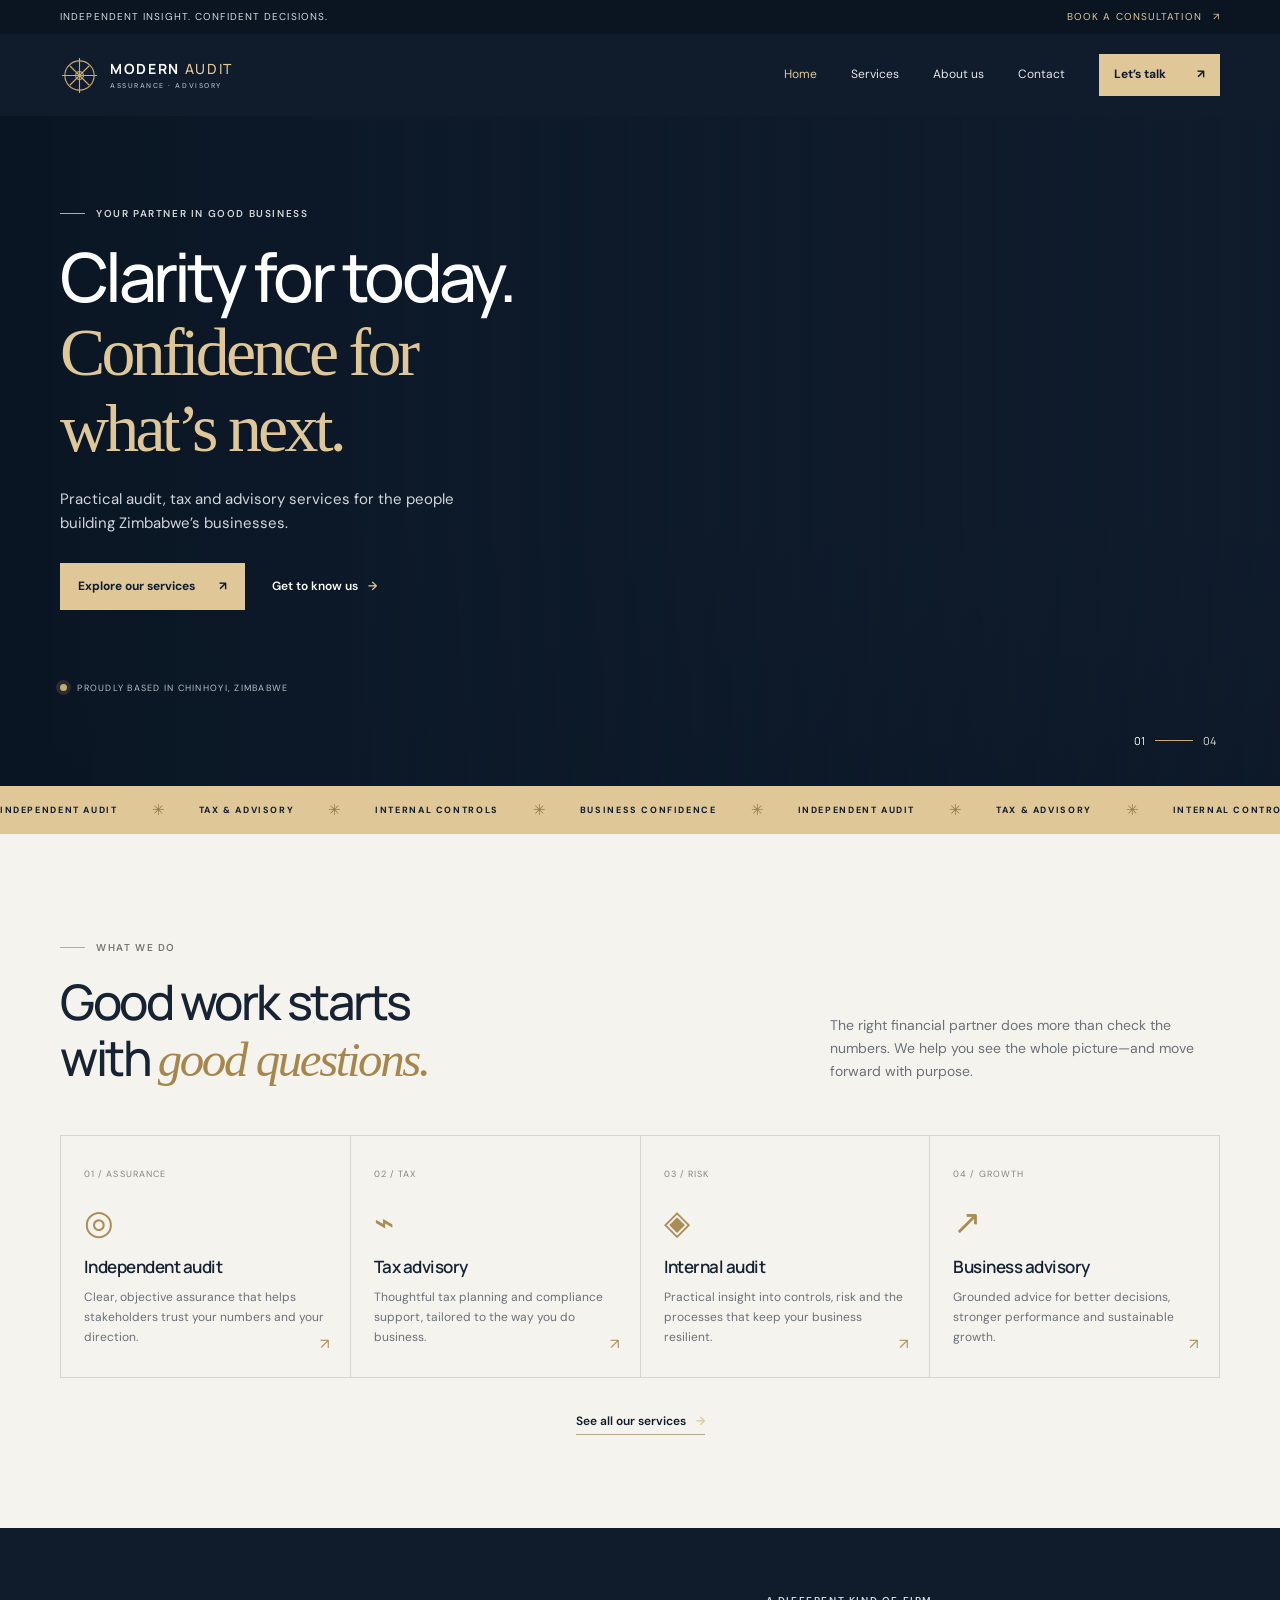
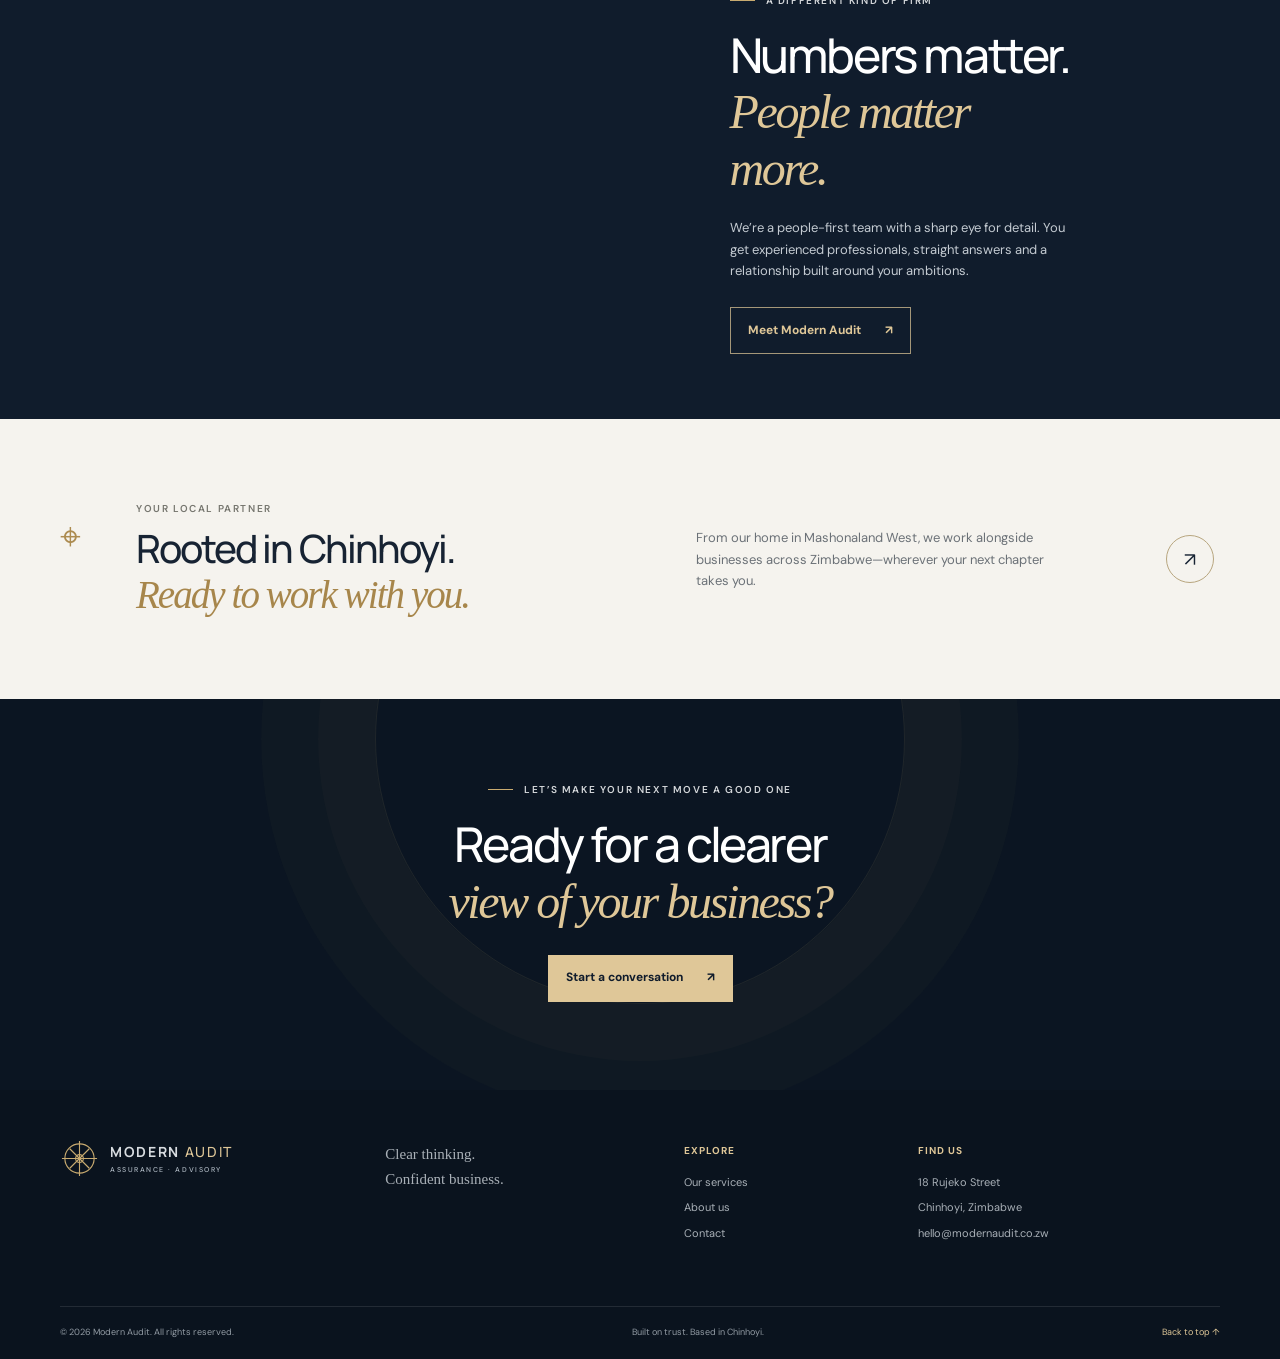
<file: index.html>
<!doctype html>
<html lang="en">
<head>
  <meta charset="utf-8">
  <meta name="viewport" content="width=device-width, initial-scale=1">
  <meta name="theme-color" content="#101c2c">
  <meta name="description" content="Modern Audit provides clear, dependable audit and advisory services to businesses in Chinhoyi and across Zimbabwe.">
  <title>Modern Audit | Clarity you can count on</title>
  <link rel="preconnect" href="https://fonts.googleapis.com">
  <link rel="preconnect" href="https://fonts.gstatic.com" crossorigin>
  <link href="https://fonts.googleapis.com/css2?family=DM+Sans:wght@400;500;600;700&family=Manrope:wght@400;500;600;700;800&display=swap" rel="stylesheet">
  <link rel="stylesheet" href="styles.css">
  <script src="script.js" defer></script>
</head>
<body id="top">
  <div class="topline"><span>Independent insight. Confident decisions.</span><a href="contact.html">Book a consultation <span aria-hidden="true">↗</span></a></div>
  <header class="site-header">
    <a class="brand" href="index.html" aria-label="Modern Audit home"><span class="brand-mark" aria-hidden="true"><svg viewBox="0 0 40 40"><circle cx="20" cy="20" r="15"></circle><path d="M20 2v36M2 20h36M10 10l20 20M30 10 10 30"></path><circle cx="20" cy="20" r="4"></circle></svg></span><span class="brand-name">MODERN <b>AUDIT</b><small>ASSURANCE · ADVISORY</small></span></a>
    <button class="menu-toggle" type="button" aria-expanded="false" aria-controls="primary-nav"><span></span><span></span><span class="visually-hidden">Toggle navigation</span></button>
    <nav class="primary-nav" id="primary-nav" aria-label="Main navigation">
      <a href="index.html">Home</a><a href="services.html">Services</a><a href="about.html">About us</a><a href="contact.html">Contact</a><a class="nav-cta" href="contact.html">Let’s talk <span aria-hidden="true">↗</span></a>
    </nav>
  </header>
  <main>
    <section class="hero">
      <div class="hero-image" role="img" aria-label="Sunlit modern boardroom overlooking a city"></div>
      <div class="hero-shade"></div>
      <div class="hero-content wrap">
        <p class="eyebrow"><span class="eyebrow-line"></span> YOUR PARTNER IN GOOD BUSINESS</p>
        <h1>Clarity for today.<br><span>Confidence for</span><br><span>what’s next.</span></h1>
        <p class="hero-copy">Practical audit, tax and advisory services for the people building Zimbabwe’s businesses.</p>
        <div class="hero-actions"><a class="button button-gold" href="services.html">Explore our services <span aria-hidden="true">↗</span></a><a class="text-link" href="about.html">Get to know us <span aria-hidden="true">→</span></a></div>
        <div class="hero-note"><span class="note-dot"></span> PROUDLY BASED IN CHINHOYI, ZIMBABWE</div>
      </div>
      <div class="hero-index"><span>01</span><i></i><span>04</span></div>
    </section>
    <div class="ticker" aria-label="Our services"><div class="ticker-track"><span>INDEPENDENT AUDIT</span><b>✳</b><span>TAX & ADVISORY</span><b>✳</b><span>INTERNAL CONTROLS</span><b>✳</b><span>BUSINESS CONFIDENCE</span><b>✳</b><span>INDEPENDENT AUDIT</span><b>✳</b><span>TAX & ADVISORY</span><b>✳</b><span>INTERNAL CONTROLS</span><b>✳</b><span>BUSINESS CONFIDENCE</span><b>✳</b></div></div>
    <section class="section services-preview wrap">
      <div class="section-heading"><div><p class="eyebrow eyebrow-dark"><span class="eyebrow-line"></span> WHAT WE DO</p><h2>Good work starts<br>with <em>good questions.</em></h2></div><p class="section-intro">The right financial partner does more than check the numbers. We help you see the whole picture—and move forward with purpose.</p></div>
      <div class="service-grid">
        <a class="service-card" href="services.html#audit"><span class="card-number">01 / ASSURANCE</span><span class="service-icon" aria-hidden="true">◎</span><h3>Independent audit</h3><p>Clear, objective assurance that helps stakeholders trust your numbers and your direction.</p><span class="card-arrow" aria-hidden="true">↗</span></a>
        <a class="service-card" href="services.html#tax"><span class="card-number">02 / TAX</span><span class="service-icon" aria-hidden="true">⌁</span><h3>Tax advisory</h3><p>Thoughtful tax planning and compliance support, tailored to the way you do business.</p><span class="card-arrow" aria-hidden="true">↗</span></a>
        <a class="service-card" href="services.html#internal-audit"><span class="card-number">03 / RISK</span><span class="service-icon" aria-hidden="true">◈</span><h3>Internal audit</h3><p>Practical insight into controls, risk and the processes that keep your business resilient.</p><span class="card-arrow" aria-hidden="true">↗</span></a>
        <a class="service-card" href="services.html#advisory"><span class="card-number">04 / GROWTH</span><span class="service-icon" aria-hidden="true">↗</span><h3>Business advisory</h3><p>Grounded advice for better decisions, stronger performance and sustainable growth.</p><span class="card-arrow" aria-hidden="true">↗</span></a>
      </div>
      <div class="center-link"><a class="text-link text-link-dark" href="services.html">See all our services <span aria-hidden="true">→</span></a></div>
    </section>
    <section class="statement">
      <div class="statement-image" role="img" aria-label="Modern office with warm natural light"></div>
      <div class="statement-copy"><p class="eyebrow"><span class="eyebrow-line"></span> A DIFFERENT KIND OF FIRM</p><h2>Numbers matter.<br><em>People matter more.</em></h2><p>We’re a people-first team with a sharp eye for detail. You get experienced professionals, straight answers and a relationship built around your ambitions.</p><a class="button button-outline" href="about.html">Meet Modern Audit <span aria-hidden="true">↗</span></a></div>
    </section>
    <section class="location-strip wrap"><div class="location-symbol" aria-hidden="true">⌖</div><div><p class="eyebrow eyebrow-dark">YOUR LOCAL PARTNER</p><h2>Rooted in Chinhoyi.<br><em>Ready to work with you.</em></h2></div><p>From our home in Mashonaland West, we work alongside businesses across Zimbabwe—wherever your next chapter takes you.</p><a class="round-link" href="contact.html" aria-label="Contact us">↗</a></section>
    <section class="closing-cta"><p class="eyebrow"><span class="eyebrow-line"></span> LET’S MAKE YOUR NEXT MOVE A GOOD ONE</p><h2>Ready for a clearer<br><em>view of your business?</em></h2><a class="button button-gold" href="contact.html">Start a conversation <span aria-hidden="true">↗</span></a><div class="cta-orbit" aria-hidden="true"></div></section>
  </main>
  <footer class="site-footer"><div class="footer-main wrap"><a class="brand brand-footer" href="index.html"><span class="brand-mark" aria-hidden="true"><svg viewBox="0 0 40 40"><circle cx="20" cy="20" r="15"></circle><path d="M20 2v36M2 20h36M10 10l20 20M30 10 10 30"></path><circle cx="20" cy="20" r="4"></circle></svg></span><span class="brand-name">MODERN <b>AUDIT</b><small>ASSURANCE · ADVISORY</small></span></a><p class="footer-tagline">Clear thinking.<br>Confident business.</p><div class="footer-column"><h3>Explore</h3><a href="services.html">Our services</a><a href="about.html">About us</a><a href="contact.html">Contact</a></div><div class="footer-column"><h3>Find us</h3><span>18 Rujeko Street</span><span>Chinhoyi, Zimbabwe</span><a href="mailto:hello@modernaudit.co.zw">hello@modernaudit.co.zw</a></div></div><div class="footer-bottom wrap"><span>© <span data-year>2026</span> Modern Audit. All rights reserved.</span><span>Built on trust. Based in Chinhoyi.</span><a href="#top" class="back-top">Back to top ↑</a></div></footer>
</body>
</html>
</file>
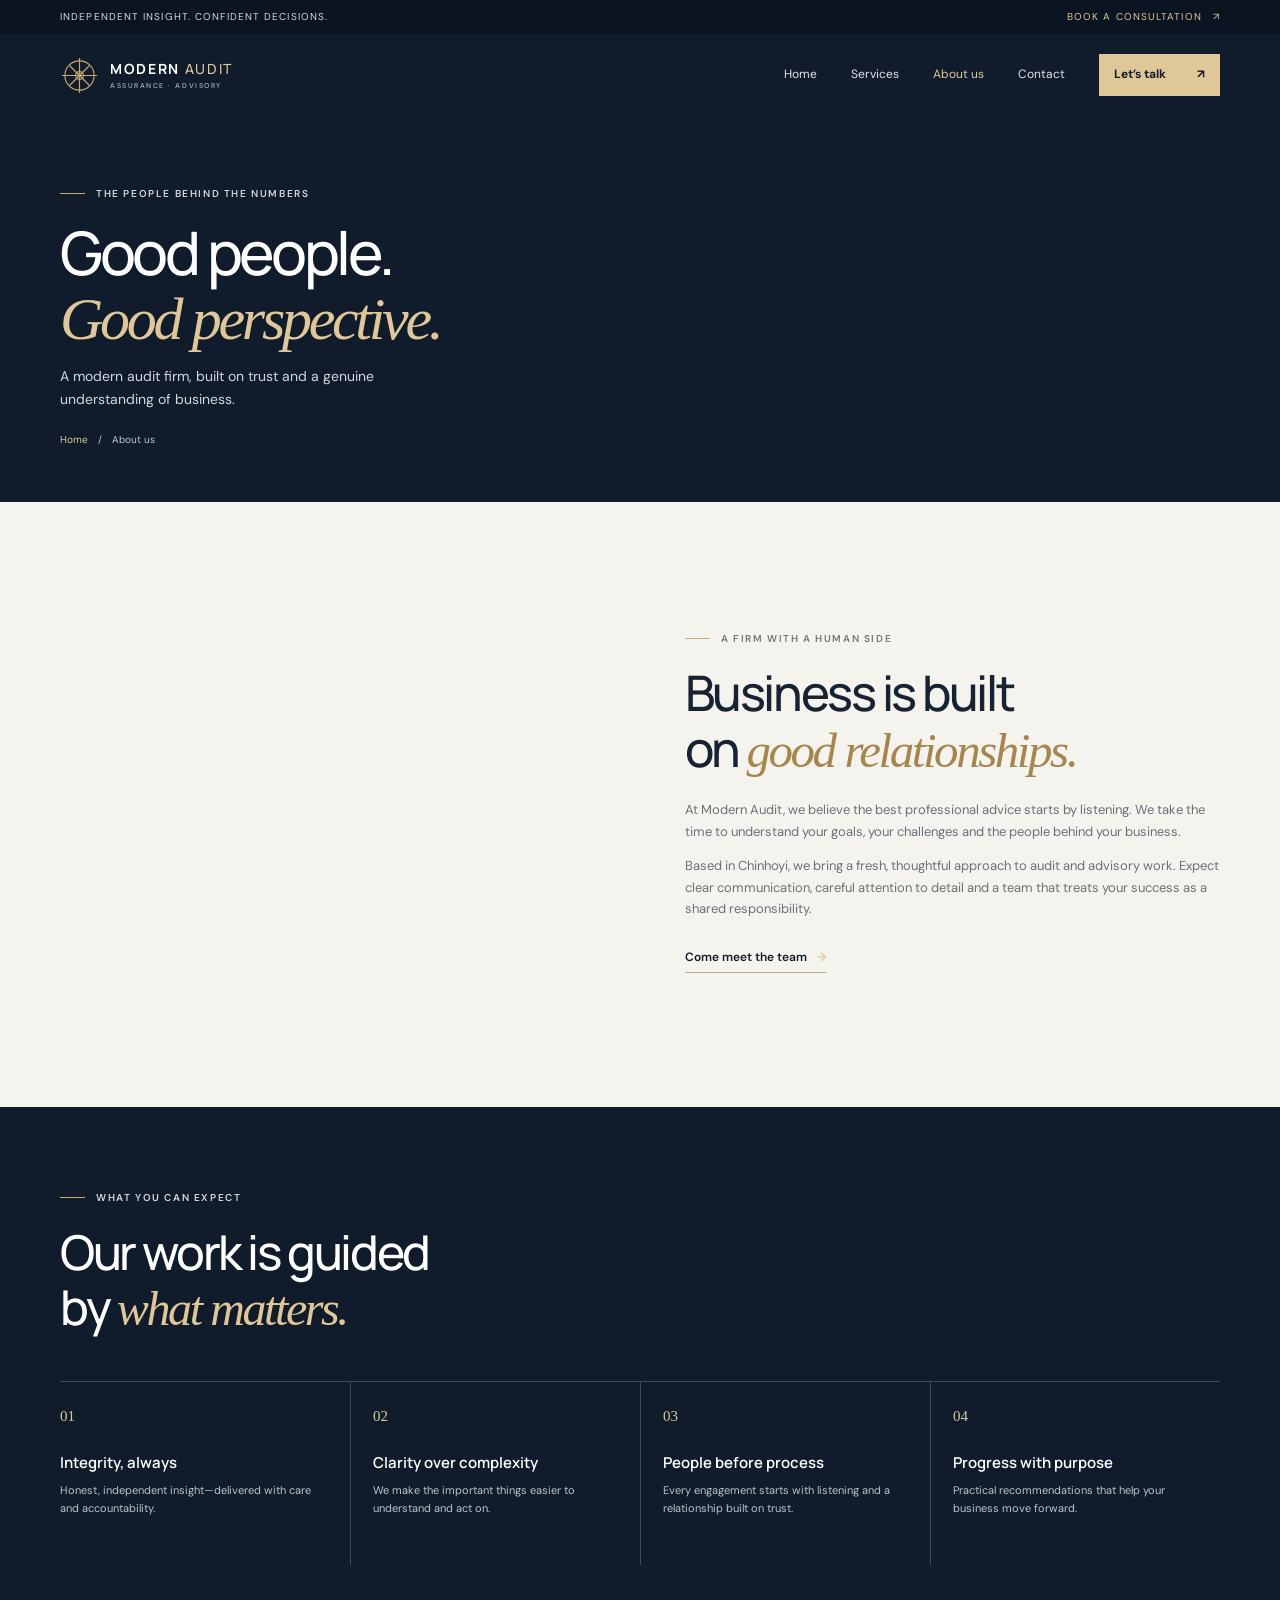
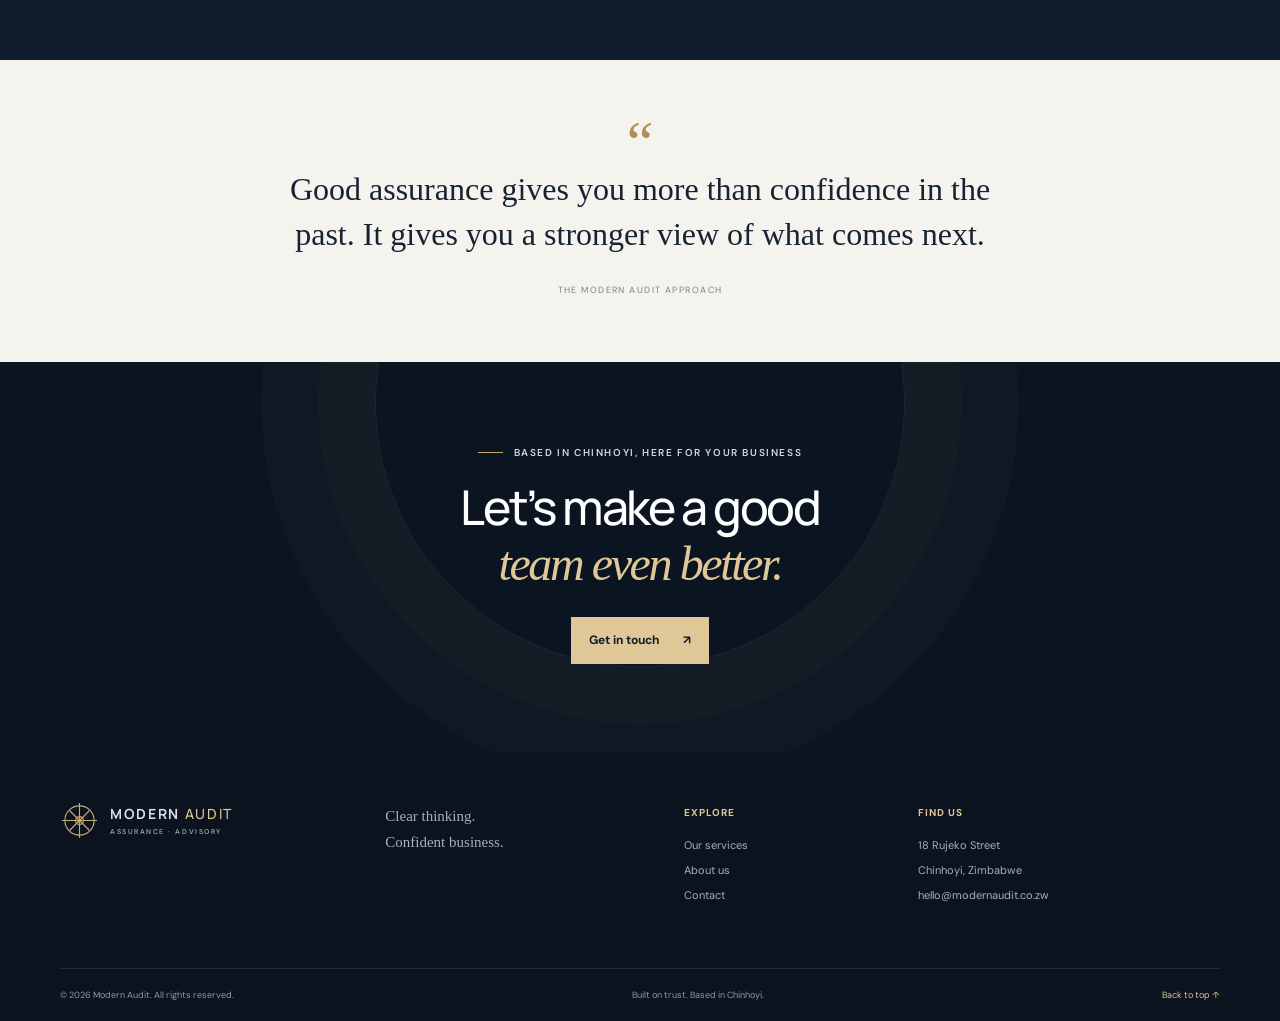
<file: about.html>
<!doctype html>
<html lang="en">
<head>
  <meta charset="utf-8"><meta name="viewport" content="width=device-width, initial-scale=1"><meta name="theme-color" content="#101c2c">
  <meta name="description" content="Meet Modern Audit, a people-first audit and advisory firm based in Chinhoyi, Zimbabwe.">
  <title>About Us | Modern Audit</title>
  <link rel="preconnect" href="https://fonts.googleapis.com"><link rel="preconnect" href="https://fonts.gstatic.com" crossorigin>
  <link href="https://fonts.googleapis.com/css2?family=DM+Sans:wght@400;500;600;700&family=Manrope:wght@400;500;600;700;800&display=swap" rel="stylesheet"><link rel="stylesheet" href="styles.css"><script src="script.js" defer></script>
</head>
<body id="top">
  <div class="topline"><span>Independent insight. Confident decisions.</span><a href="contact.html">Book a consultation <span aria-hidden="true">↗</span></a></div>
  <header class="site-header"><a class="brand" href="index.html" aria-label="Modern Audit home"><span class="brand-mark" aria-hidden="true"><svg viewBox="0 0 40 40"><circle cx="20" cy="20" r="15"></circle><path d="M20 2v36M2 20h36M10 10l20 20M30 10 10 30"></path><circle cx="20" cy="20" r="4"></circle></svg></span><span class="brand-name">MODERN <b>AUDIT</b><small>ASSURANCE · ADVISORY</small></span></a><button class="menu-toggle" type="button" aria-expanded="false" aria-controls="primary-nav"><span></span><span></span><span class="visually-hidden">Toggle navigation</span></button><nav class="primary-nav" id="primary-nav" aria-label="Main navigation"><a href="index.html">Home</a><a href="services.html">Services</a><a href="about.html">About us</a><a href="contact.html">Contact</a><a class="nav-cta" href="contact.html">Let’s talk <span aria-hidden="true">↗</span></a></nav></header>
  <main>
    <section class="page-hero page-hero-about"><div class="page-hero-photo"></div><div class="wrap page-hero-content"><p class="eyebrow"><span class="eyebrow-line"></span> THE PEOPLE BEHIND THE NUMBERS</p><h1>Good people.<br><em>Good perspective.</em></h1><p>A modern audit firm, built on trust and a genuine understanding of business.</p><div class="breadcrumbs"><a href="index.html">Home</a><span>/</span><span>About us</span></div></div></section>
    <section class="about-story wrap"><div class="about-story-image" role="img" aria-label="A welcoming, contemporary meeting room"></div><div class="about-story-copy"><p class="eyebrow eyebrow-dark"><span class="eyebrow-line"></span> A FIRM WITH A HUMAN SIDE</p><h2>Business is built<br>on <em>good relationships.</em></h2><p>At Modern Audit, we believe the best professional advice starts by listening. We take the time to understand your goals, your challenges and the people behind your business.</p><p>Based in Chinhoyi, we bring a fresh, thoughtful approach to audit and advisory work. Expect clear communication, careful attention to detail and a team that treats your success as a shared responsibility.</p><a class="text-link text-link-dark" href="contact.html">Come meet the team <span aria-hidden="true">→</span></a></div></section>
    <section class="values-section"><div class="wrap"><div class="values-heading"><p class="eyebrow"><span class="eyebrow-line"></span> WHAT YOU CAN EXPECT</p><h2>Our work is guided<br>by <em>what matters.</em></h2></div><div class="values-grid"><article><span>01</span><h3>Integrity, always</h3><p>Honest, independent insight—delivered with care and accountability.</p></article><article><span>02</span><h3>Clarity over complexity</h3><p>We make the important things easier to understand and act on.</p></article><article><span>03</span><h3>People before process</h3><p>Every engagement starts with listening and a relationship built on trust.</p></article><article><span>04</span><h3>Progress with purpose</h3><p>Practical recommendations that help your business move forward.</p></article></div></div></section>
    <section class="about-note wrap"><span class="quote-mark" aria-hidden="true">“</span><blockquote>Good assurance gives you more than confidence in the past. It gives you a stronger view of what comes next.</blockquote><p>THE MODERN AUDIT APPROACH</p></section>
    <section class="closing-cta"><p class="eyebrow"><span class="eyebrow-line"></span> BASED IN CHINHOYI, HERE FOR YOUR BUSINESS</p><h2>Let’s make a good<br><em>team even better.</em></h2><a class="button button-gold" href="contact.html">Get in touch <span aria-hidden="true">↗</span></a><div class="cta-orbit" aria-hidden="true"></div></section>
  </main>
  <footer class="site-footer"><div class="footer-main wrap"><a class="brand brand-footer" href="index.html"><span class="brand-mark" aria-hidden="true"><svg viewBox="0 0 40 40"><circle cx="20" cy="20" r="15"></circle><path d="M20 2v36M2 20h36M10 10l20 20M30 10 10 30"></path><circle cx="20" cy="20" r="4"></circle></svg></span><span class="brand-name">MODERN <b>AUDIT</b><small>ASSURANCE · ADVISORY</small></span></a><p class="footer-tagline">Clear thinking.<br>Confident business.</p><div class="footer-column"><h3>Explore</h3><a href="services.html">Our services</a><a href="about.html">About us</a><a href="contact.html">Contact</a></div><div class="footer-column"><h3>Find us</h3><span>18 Rujeko Street</span><span>Chinhoyi, Zimbabwe</span><a href="mailto:hello@modernaudit.co.zw">hello@modernaudit.co.zw</a></div></div><div class="footer-bottom wrap"><span>© <span data-year>2026</span> Modern Audit. All rights reserved.</span><span>Built on trust. Based in Chinhoyi.</span><a href="#top" class="back-top">Back to top ↑</a></div></footer>
</body>
</html>
</file>
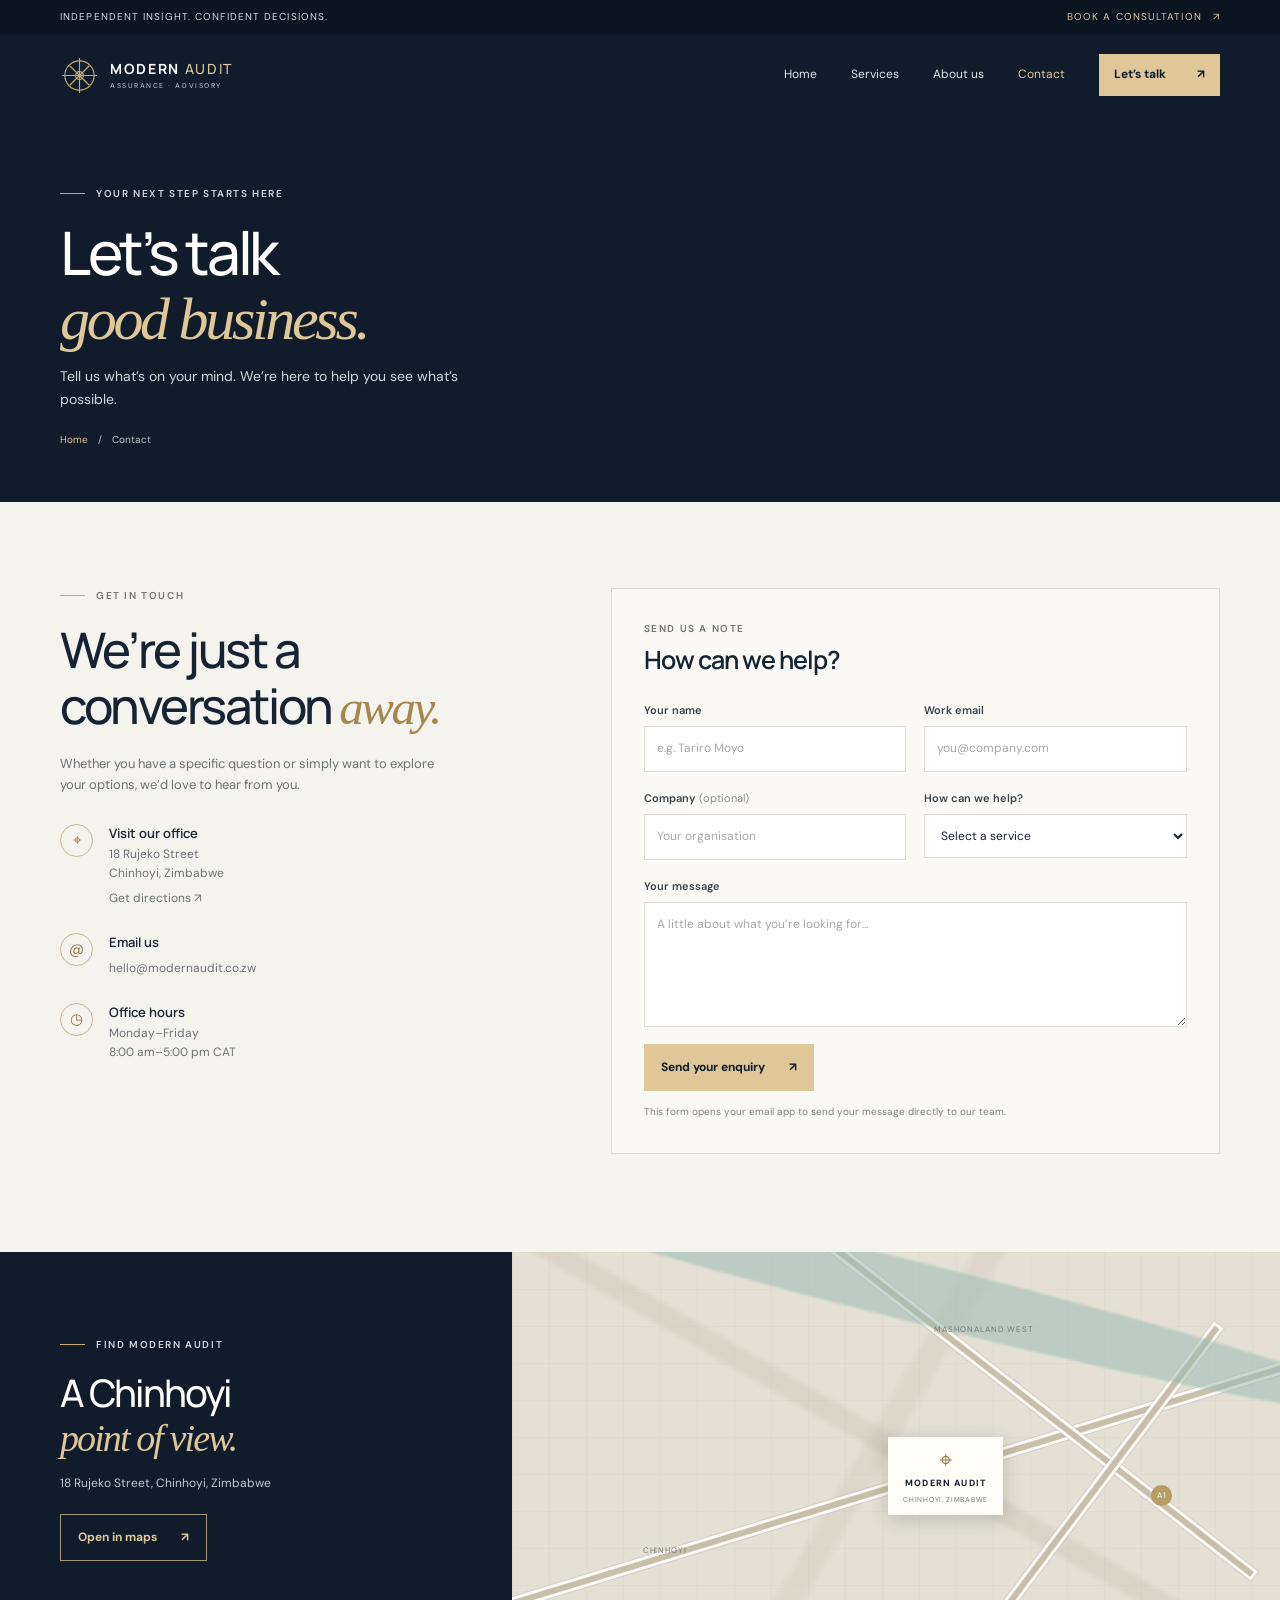
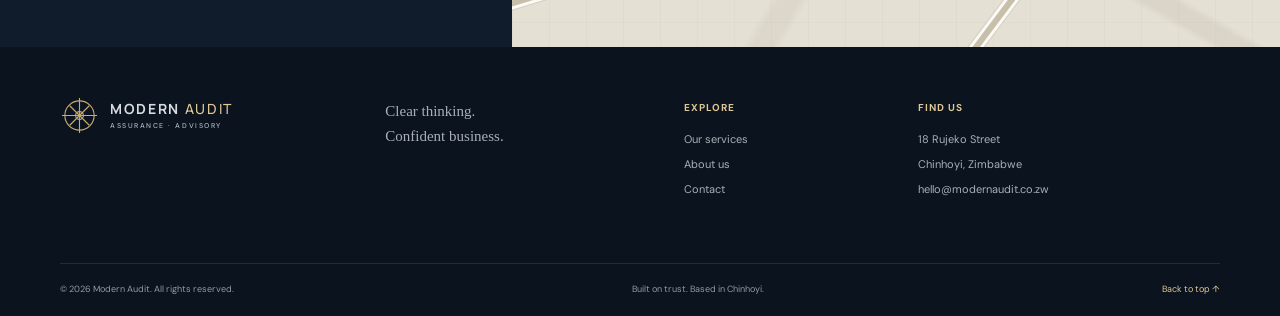
<file: contact.html>
<!doctype html>
<html lang="en">
<head>
  <meta charset="utf-8"><meta name="viewport" content="width=device-width, initial-scale=1"><meta name="theme-color" content="#101c2c">
  <meta name="description" content="Contact Modern Audit in Chinhoyi, Zimbabwe, to talk about audit, tax, internal controls or business advisory.">
  <title>Contact | Modern Audit</title>
  <link rel="preconnect" href="https://fonts.googleapis.com"><link rel="preconnect" href="https://fonts.gstatic.com" crossorigin>
  <link href="https://fonts.googleapis.com/css2?family=DM+Sans:wght@400;500;600;700&family=Manrope:wght@400;500;600;700;800&display=swap" rel="stylesheet"><link rel="stylesheet" href="styles.css"><script src="script.js" defer></script>
</head>
<body id="top">
  <div class="topline"><span>Independent insight. Confident decisions.</span><a href="#contact-form">Book a consultation <span aria-hidden="true">↗</span></a></div>
  <header class="site-header"><a class="brand" href="index.html" aria-label="Modern Audit home"><span class="brand-mark" aria-hidden="true"><svg viewBox="0 0 40 40"><circle cx="20" cy="20" r="15"></circle><path d="M20 2v36M2 20h36M10 10l20 20M30 10 10 30"></path><circle cx="20" cy="20" r="4"></circle></svg></span><span class="brand-name">MODERN <b>AUDIT</b><small>ASSURANCE · ADVISORY</small></span></a><button class="menu-toggle" type="button" aria-expanded="false" aria-controls="primary-nav"><span></span><span></span><span class="visually-hidden">Toggle navigation</span></button><nav class="primary-nav" id="primary-nav" aria-label="Main navigation"><a href="index.html">Home</a><a href="services.html">Services</a><a href="about.html">About us</a><a href="contact.html">Contact</a><a class="nav-cta" href="#contact-form">Let’s talk <span aria-hidden="true">↗</span></a></nav></header>
  <main>
    <section class="page-hero page-hero-contact"><div class="page-hero-photo"></div><div class="wrap page-hero-content"><p class="eyebrow"><span class="eyebrow-line"></span> YOUR NEXT STEP STARTS HERE</p><h1>Let’s talk<br><em>good business.</em></h1><p>Tell us what’s on your mind. We’re here to help you see what’s possible.</p><div class="breadcrumbs"><a href="index.html">Home</a><span>/</span><span>Contact</span></div></div></section>
    <section class="contact-section wrap"><div class="contact-info"><p class="eyebrow eyebrow-dark"><span class="eyebrow-line"></span> GET IN TOUCH</p><h2>We’re just a<br>conversation <em>away.</em></h2><p>Whether you have a specific question or simply want to explore your options, we’d love to hear from you.</p><div class="contact-detail"><span class="contact-detail-icon" aria-hidden="true">⌖</span><div><h3>Visit our office</h3><p>18 Rujeko Street<br>Chinhoyi, Zimbabwe</p><a href="https://maps.google.com/?q=18+Rujeko+Street+Chinhoyi+Zimbabwe" target="_blank" rel="noreferrer">Get directions ↗</a></div></div><div class="contact-detail"><span class="contact-detail-icon" aria-hidden="true">@</span><div><h3>Email us</h3><a href="mailto:hello@modernaudit.co.zw">hello@modernaudit.co.zw</a></div></div><div class="contact-detail"><span class="contact-detail-icon" aria-hidden="true">◷</span><div><h3>Office hours</h3><p>Monday–Friday<br>8:00 am–5:00 pm CAT</p></div></div></div>
      <form class="contact-form" id="contact-form">
        <p class="eyebrow eyebrow-dark">SEND US A NOTE</p><h2>How can we help?</h2>
        <div class="form-pair"><label>Your name<input name="name" type="text" autocomplete="name" placeholder="e.g. Tariro Moyo" required></label><label>Work email<input name="email" type="email" autocomplete="email" placeholder="you@company.com" required></label></div>
        <div class="form-pair"><label>Company <span class="optional">(optional)</span><input name="company" type="text" autocomplete="organization" placeholder="Your organisation"></label><label>How can we help?<select name="service" required><option value="" disabled selected>Select a service</option><option>Independent audit</option><option>Tax advisory</option><option>Internal audit</option><option>Business advisory</option><option>Something else</option></select></label></div>
        <label>Your message<textarea name="message" rows="5" placeholder="A little about what you’re looking for..." required></textarea></label>
        <button class="button button-gold form-submit" type="submit">Send your enquiry <span aria-hidden="true">↗</span></button>
        <p class="form-note" aria-live="polite">This form opens your email app to send your message directly to our team.</p>
      </form></section>
    <section class="map-panel"><div class="map-overlay"><p class="eyebrow"><span class="eyebrow-line"></span> FIND MODERN AUDIT</p><h2>A Chinhoyi<br><em>point of view.</em></h2><p>18 Rujeko Street, Chinhoyi, Zimbabwe</p><a class="button button-outline" href="https://maps.google.com/?q=18+Rujeko+Street+Chinhoyi+Zimbabwe" target="_blank" rel="noreferrer">Open in maps <span aria-hidden="true">↗</span></a></div><div class="map-pattern" role="img" aria-label="Map illustration marking our location in Chinhoyi"><div class="map-road road-one"></div><div class="map-road road-two"></div><div class="map-road road-three"></div><div class="map-river"></div><div class="map-pin"><span>⌖</span><b>MODERN AUDIT</b><small>CHINHOYI, ZIMBABWE</small></div><span class="map-label label-town">CHINHOYI</span><span class="map-label label-north">MASHONALAND WEST</span><span class="map-label label-road">A1</span></div></section>
  </main>
  <footer class="site-footer"><div class="footer-main wrap"><a class="brand brand-footer" href="index.html"><span class="brand-mark" aria-hidden="true"><svg viewBox="0 0 40 40"><circle cx="20" cy="20" r="15"></circle><path d="M20 2v36M2 20h36M10 10l20 20M30 10 10 30"></path><circle cx="20" cy="20" r="4"></circle></svg></span><span class="brand-name">MODERN <b>AUDIT</b><small>ASSURANCE · ADVISORY</small></span></a><p class="footer-tagline">Clear thinking.<br>Confident business.</p><div class="footer-column"><h3>Explore</h3><a href="services.html">Our services</a><a href="about.html">About us</a><a href="contact.html">Contact</a></div><div class="footer-column"><h3>Find us</h3><span>18 Rujeko Street</span><span>Chinhoyi, Zimbabwe</span><a href="mailto:hello@modernaudit.co.zw">hello@modernaudit.co.zw</a></div></div><div class="footer-bottom wrap"><span>© <span data-year>2026</span> Modern Audit. All rights reserved.</span><span>Built on trust. Based in Chinhoyi.</span><a href="#top" class="back-top">Back to top ↑</a></div></footer>
  </body>
</html>
</file>
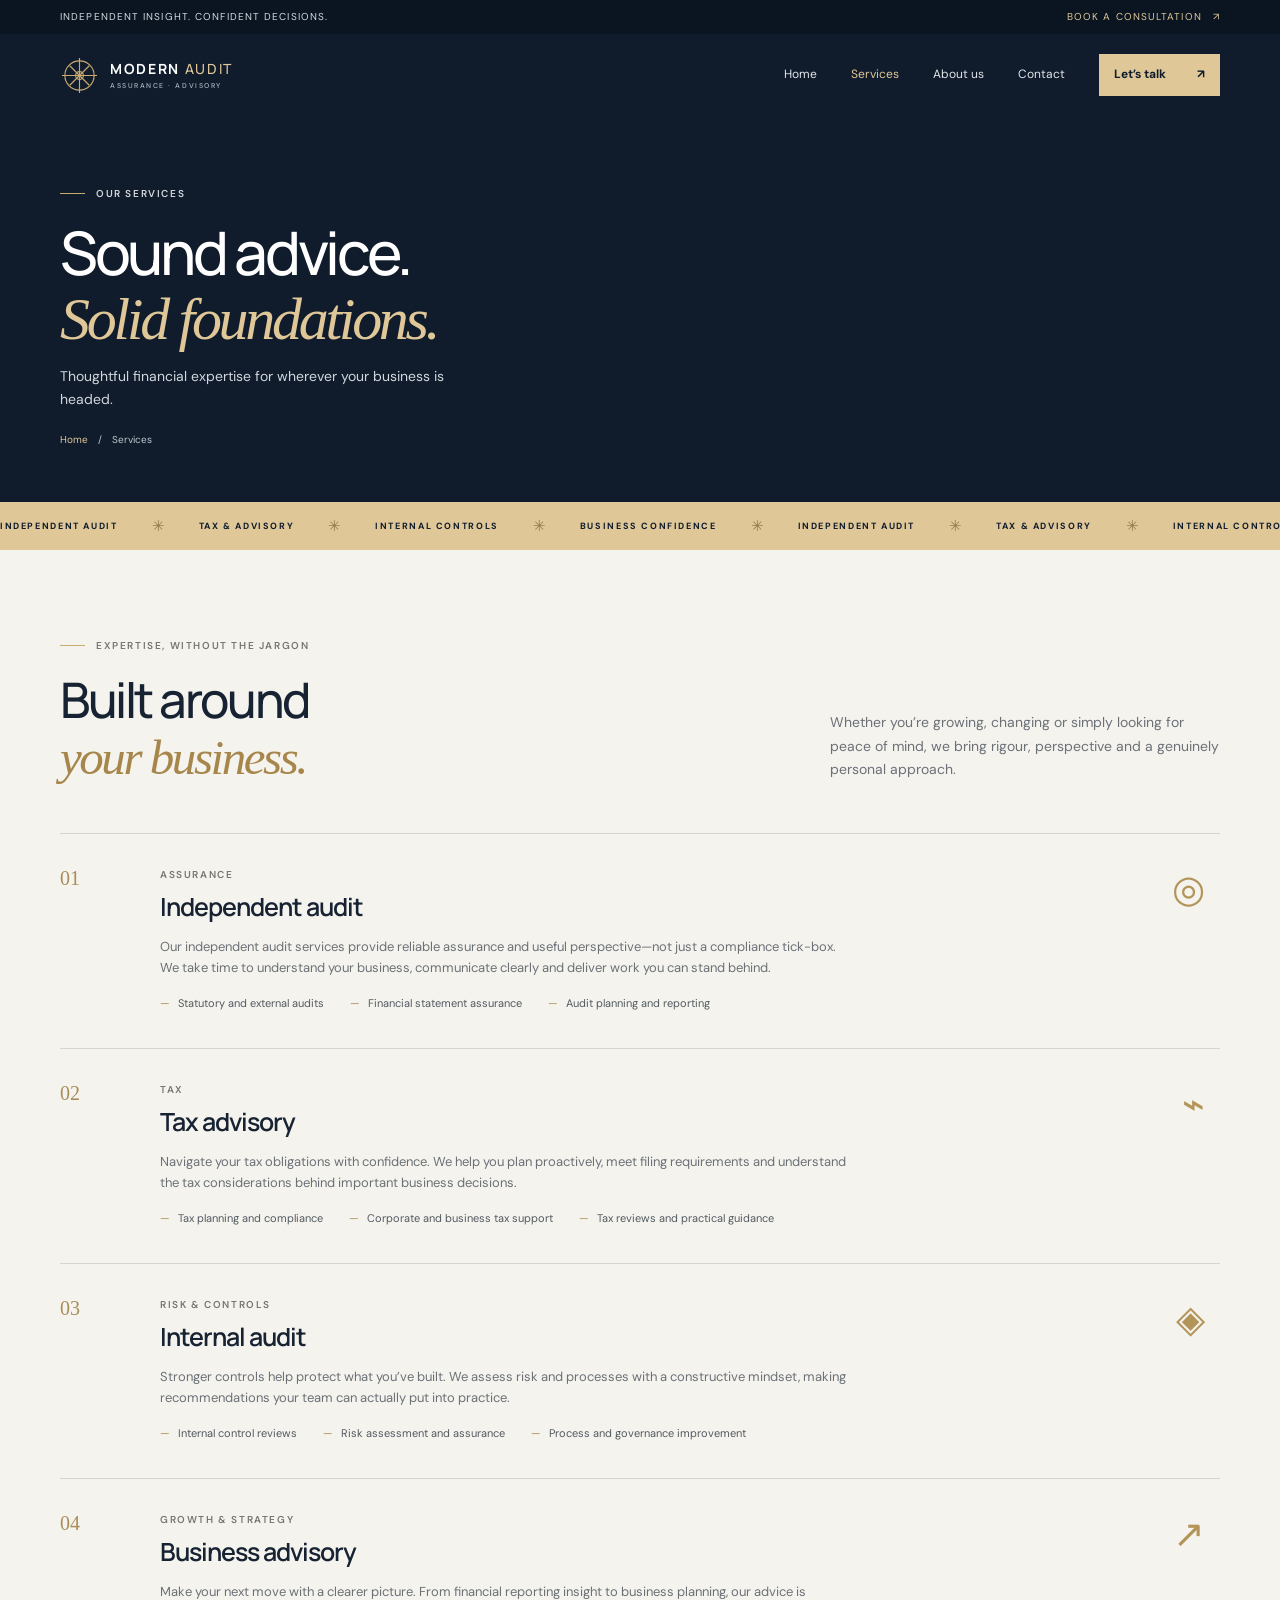
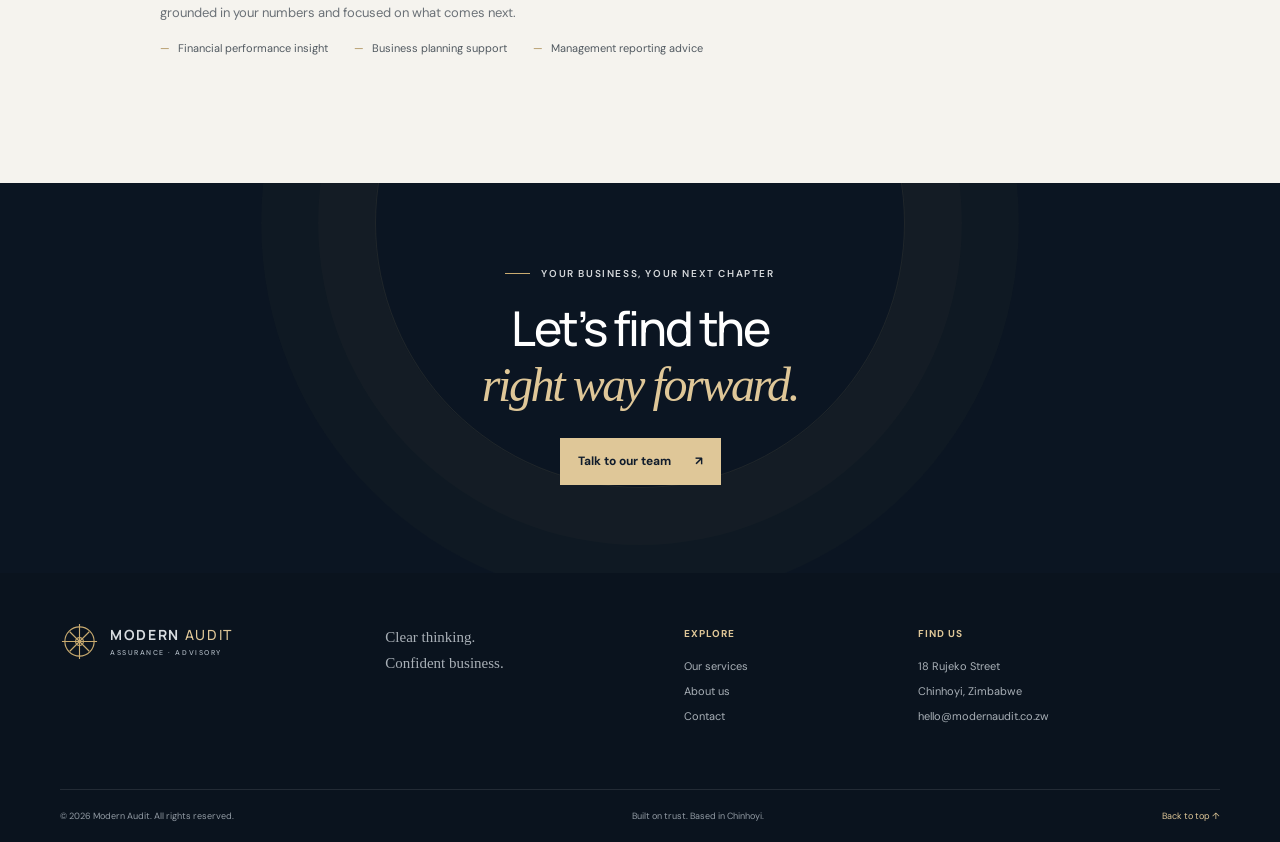
<file: services.html>
<!doctype html>
<html lang="en">
<head>
  <meta charset="utf-8"><meta name="viewport" content="width=device-width, initial-scale=1"><meta name="theme-color" content="#101c2c">
  <meta name="description" content="Explore Modern Audit’s independent audit, tax advisory, internal audit and business advisory services in Chinhoyi, Zimbabwe.">
  <title>Our Services | Modern Audit</title>
  <link rel="preconnect" href="https://fonts.googleapis.com"><link rel="preconnect" href="https://fonts.gstatic.com" crossorigin>
  <link href="https://fonts.googleapis.com/css2?family=DM+Sans:wght@400;500;600;700&family=Manrope:wght@400;500;600;700;800&display=swap" rel="stylesheet"><link rel="stylesheet" href="styles.css"><script src="script.js" defer></script>
</head>
<body id="top">
  <div class="topline"><span>Independent insight. Confident decisions.</span><a href="contact.html">Book a consultation <span aria-hidden="true">↗</span></a></div>
  <header class="site-header"><a class="brand" href="index.html" aria-label="Modern Audit home"><span class="brand-mark" aria-hidden="true"><svg viewBox="0 0 40 40"><circle cx="20" cy="20" r="15"></circle><path d="M20 2v36M2 20h36M10 10l20 20M30 10 10 30"></path><circle cx="20" cy="20" r="4"></circle></svg></span><span class="brand-name">MODERN <b>AUDIT</b><small>ASSURANCE · ADVISORY</small></span></a><button class="menu-toggle" type="button" aria-expanded="false" aria-controls="primary-nav"><span></span><span></span><span class="visually-hidden">Toggle navigation</span></button><nav class="primary-nav" id="primary-nav" aria-label="Main navigation"><a href="index.html">Home</a><a href="services.html">Services</a><a href="about.html">About us</a><a href="contact.html">Contact</a><a class="nav-cta" href="contact.html">Let’s talk <span aria-hidden="true">↗</span></a></nav></header>
  <main>
    <section class="page-hero page-hero-services"><div class="page-hero-photo"></div><div class="wrap page-hero-content"><p class="eyebrow"><span class="eyebrow-line"></span> OUR SERVICES</p><h1>Sound advice.<br><em>Solid foundations.</em></h1><p>Thoughtful financial expertise for wherever your business is headed.</p><div class="breadcrumbs"><a href="index.html">Home</a><span>/</span><span>Services</span></div></div></section>
    <div class="ticker" aria-label="Our services"><div class="ticker-track"><span>INDEPENDENT AUDIT</span><b>✳</b><span>TAX & ADVISORY</span><b>✳</b><span>INTERNAL CONTROLS</span><b>✳</b><span>BUSINESS CONFIDENCE</span><b>✳</b><span>INDEPENDENT AUDIT</span><b>✳</b><span>TAX & ADVISORY</span><b>✳</b><span>INTERNAL CONTROLS</span><b>✳</b><span>BUSINESS CONFIDENCE</span><b>✳</b></div></div>
    <section class="section wrap service-detail-section"><div class="section-heading"><div><p class="eyebrow eyebrow-dark"><span class="eyebrow-line"></span> EXPERTISE, WITHOUT THE JARGON</p><h2>Built around<br><em>your business.</em></h2></div><p class="section-intro">Whether you’re growing, changing or simply looking for peace of mind, we bring rigour, perspective and a genuinely personal approach.</p></div>
      <article class="detail-row" id="audit"><div class="detail-index">01</div><div><p class="eyebrow eyebrow-dark">ASSURANCE</p><h2>Independent audit</h2><p>Our independent audit services provide reliable assurance and useful perspective—not just a compliance tick-box. We take time to understand your business, communicate clearly and deliver work you can stand behind.</p><ul><li>Statutory and external audits</li><li>Financial statement assurance</li><li>Audit planning and reporting</li></ul></div><div class="detail-icon" aria-hidden="true">◎</div></article>
      <article class="detail-row" id="tax"><div class="detail-index">02</div><div><p class="eyebrow eyebrow-dark">TAX</p><h2>Tax advisory</h2><p>Navigate your tax obligations with confidence. We help you plan proactively, meet filing requirements and understand the tax considerations behind important business decisions.</p><ul><li>Tax planning and compliance</li><li>Corporate and business tax support</li><li>Tax reviews and practical guidance</li></ul></div><div class="detail-icon" aria-hidden="true">⌁</div></article>
      <article class="detail-row" id="internal-audit"><div class="detail-index">03</div><div><p class="eyebrow eyebrow-dark">RISK & CONTROLS</p><h2>Internal audit</h2><p>Stronger controls help protect what you’ve built. We assess risk and processes with a constructive mindset, making recommendations your team can actually put into practice.</p><ul><li>Internal control reviews</li><li>Risk assessment and assurance</li><li>Process and governance improvement</li></ul></div><div class="detail-icon" aria-hidden="true">◈</div></article>
      <article class="detail-row" id="advisory"><div class="detail-index">04</div><div><p class="eyebrow eyebrow-dark">GROWTH & STRATEGY</p><h2>Business advisory</h2><p>Make your next move with a clearer picture. From financial reporting insight to business planning, our advice is grounded in your numbers and focused on what comes next.</p><ul><li>Financial performance insight</li><li>Business planning support</li><li>Management reporting advice</li></ul></div><div class="detail-icon" aria-hidden="true">↗</div></article>
    </section>
    <section class="closing-cta"><p class="eyebrow"><span class="eyebrow-line"></span> YOUR BUSINESS, YOUR NEXT CHAPTER</p><h2>Let’s find the<br><em>right way forward.</em></h2><a class="button button-gold" href="contact.html">Talk to our team <span aria-hidden="true">↗</span></a><div class="cta-orbit" aria-hidden="true"></div></section>
  </main>
  <footer class="site-footer"><div class="footer-main wrap"><a class="brand brand-footer" href="index.html"><span class="brand-mark" aria-hidden="true"><svg viewBox="0 0 40 40"><circle cx="20" cy="20" r="15"></circle><path d="M20 2v36M2 20h36M10 10l20 20M30 10 10 30"></path><circle cx="20" cy="20" r="4"></circle></svg></span><span class="brand-name">MODERN <b>AUDIT</b><small>ASSURANCE · ADVISORY</small></span></a><p class="footer-tagline">Clear thinking.<br>Confident business.</p><div class="footer-column"><h3>Explore</h3><a href="services.html">Our services</a><a href="about.html">About us</a><a href="contact.html">Contact</a></div><div class="footer-column"><h3>Find us</h3><span>18 Rujeko Street</span><span>Chinhoyi, Zimbabwe</span><a href="mailto:hello@modernaudit.co.zw">hello@modernaudit.co.zw</a></div></div><div class="footer-bottom wrap"><span>© <span data-year>2026</span> Modern Audit. All rights reserved.</span><span>Built on trust. Based in Chinhoyi.</span><a href="#top" class="back-top">Back to top ↑</a></div></footer>
</body>
</html>
</file>
<file: styles.css>
:root {
  color-scheme: light;
  --navy: #101c2c;
  --navy-deep: #0b1522;
  --navy-soft: #1c2b3c;
  --gold: #c9ab70;
  --gold-light: #dfc798;
  --paper: #f5f3ee;
  --white: #fff;
  --ink: #172333;
  --muted: #6b7177;
  --line: rgba(16, 28, 44, .14);
  --serif: Georgia, "Times New Roman", serif;
  --sans: "DM Sans", Arial, sans-serif;
  --display: "Manrope", "DM Sans", Arial, sans-serif;
}

* { box-sizing: border-box; }
html { scroll-behavior: smooth; scroll-padding-top: 100px; }
body { margin: 0; color: var(--ink); background: var(--paper); font-family: var(--sans); font-size: 15px; line-height: 1.65; -webkit-font-smoothing: antialiased; }
a { color: inherit; text-decoration: none; }
button, input, textarea, select { font: inherit; }
button, a { -webkit-tap-highlight-color: transparent; }
::selection { color: var(--navy); background: var(--gold-light); }
.wrap { width: min(1160px, calc(100% - 64px)); margin-inline: auto; }
.visually-hidden { position: absolute; width: 1px; height: 1px; padding: 0; margin: -1px; overflow: hidden; clip: rect(0, 0, 0, 0); white-space: nowrap; border: 0; }
.topline { height: 34px; display: flex; justify-content: space-between; align-items: center; padding: 0 max(32px, calc((100% - 1160px) / 2)); color: #d3d9df; background: var(--navy-deep); font-size: 10px; letter-spacing: .11em; text-transform: uppercase; }
.topline a { color: var(--gold-light); transition: color .2s; }
.topline a:hover { color: var(--white); }
.topline a span { padding-left: 7px; }
.site-header { height: 82px; display: flex; align-items: center; justify-content: space-between; padding-inline: max(32px, calc((100% - 1160px) / 2)); position: relative; z-index: 20; color: var(--white); background: var(--navy); }
.brand { display: inline-flex; align-items: center; gap: 11px; }
.brand-mark { width: 39px; height: 39px; color: var(--gold); }
.brand-mark svg { width: 100%; height: 100%; fill: none; stroke: currentColor; stroke-width: 1.15; }
.brand-name { font: 700 14px/1.2 var(--display); letter-spacing: .12em; }
.brand-name b { color: var(--gold-light); font-weight: 500; }
.brand-name small { display: block; padding-top: 5px; color: #aeb8c2; font: 500 7px/1 var(--sans); letter-spacing: .22em; }
.primary-nav { display: flex; align-items: center; gap: 34px; font-size: 12px; }
.primary-nav > a:not(.nav-cta) { color: #e2e5e9; transition: color .2s; }
.primary-nav > a:not(.nav-cta):hover, .primary-nav > a[aria-current="page"] { color: var(--gold-light); }
.nav-cta { min-width: 121px; padding: 11px 15px; display: inline-flex; justify-content: space-between; align-items: center; color: var(--navy); background: var(--gold-light); font-weight: 700; transition: background .2s; }
.nav-cta:hover, .button-gold:hover { background: #ead7ac; }
.menu-toggle { display: none; }
.hero { position: relative; min-height: 590px; overflow: hidden; color: var(--white); background: var(--navy); }
.hero-image { position: absolute; inset: 0 0 0 30%; background: url("https://images.unsplash.com/photo-1497366754035-f200968a6e72?auto=format&fit=crop&w=2000&q=85") center 48% / cover no-repeat; }
.hero-shade { position: absolute; inset: 0; background: linear-gradient(90deg, rgba(10,21,35,.99) 0%, rgba(12,25,40,.95) 28%, rgba(12,25,40,.72) 50%, rgba(12,25,40,.1) 100%), linear-gradient(0deg, rgba(10,21,35,.42), transparent 40%); }
.hero-content { position: relative; z-index: 1; padding-top: 90px; padding-bottom: 90px; }
.eyebrow { margin: 0 0 19px; display: flex; align-items: center; gap: 11px; color: #d4d7da; font-size: 10px; font-weight: 600; letter-spacing: .16em; line-height: 1.5; }
.eyebrow-line { width: 25px; height: 1px; display: inline-block; background: var(--gold); }
.hero h1, .page-hero h1 { margin: 0; font: 500 clamp(43px, 5.3vw, 68px)/1.07 var(--display); letter-spacing: -.055em; }
h1 em, h2 em { color: var(--gold-light); font-family: var(--serif); font-weight: 400; }
.hero h1 span { color: var(--gold-light); font-family: var(--serif); font-weight: 400; }
.hero-copy { max-width: 410px; margin: 21px 0 27px; color: #d1d7dc; font-size: 15px; }
.hero-actions { display: flex; align-items: center; gap: 27px; }
.button { min-height: 47px; display: inline-flex; align-items: center; justify-content: space-between; gap: 24px; padding: 0 17px; border: 1px solid transparent; font-size: 12px; font-weight: 700; transition: background .2s, color .2s, border-color .2s; }
.button-gold { color: var(--navy); background: var(--gold-light); }
.text-link { color: var(--white); font-size: 12px; font-weight: 600; }
.text-link span { padding-left: 7px; color: var(--gold-light); }
.text-link:hover span { padding-left: 12px; transition: padding .2s; }
.hero-note { margin-top: 71px; color: #b7c0c8; font-size: 9px; letter-spacing: .14em; }
.note-dot { width: 7px; height: 7px; margin-right: 7px; display: inline-block; border-radius: 50%; background: var(--gold); box-shadow: 0 0 0 4px rgba(201,171,112,.15); }
.hero-index { position: absolute; right: 5%; bottom: 38px; display: flex; align-items: center; gap: 10px; color: white; font: 11px var(--display); }
.hero-index span:last-child { color: #d6d9db; }
.hero-index i { width: 38px; height: 1px; display: block; background: var(--gold); }
.ticker { height: 48px; display: flex; align-items: center; overflow: hidden; color: var(--navy); background: var(--gold-light); }
.ticker-track { min-width: max-content; display: flex; align-items: center; gap: 34px; animation: marquee 35s linear infinite; }
.ticker:hover .ticker-track { animation-play-state: paused; }
.ticker-track span { font-size: 9px; font-weight: 700; letter-spacing: .18em; }
.ticker-track b { color: #947a4c; font-size: 15px; font-weight: 400; }
@keyframes marquee { to { transform: translateX(-50%); } }
.section { padding-top: 106px; padding-bottom: 95px; }
.section-heading { display: flex; justify-content: space-between; align-items: end; gap: 48px; margin-bottom: 47px; }
.eyebrow-dark { color: #76766f; }
.section-heading h2, .location-strip h2, .about-story h2, .contact-info h2 { margin: 0; font: 500 clamp(35px, 4vw, 49px)/1.14 var(--display); letter-spacing: -.05em; }
.section-heading h2 em, .location-strip h2 em, .about-story h2 em, .contact-info h2 em { color: #a7864b; }
.section-intro { max-width: 390px; margin: 0 0 5px; color: var(--muted); font-size: 14px; }
.service-grid { display: grid; grid-template-columns: repeat(4, 1fr); border-top: 1px solid var(--line); border-left: 1px solid var(--line); }
.service-card { min-height: 242px; position: relative; padding: 24px 23px; border-right: 1px solid var(--line); border-bottom: 1px solid var(--line); transition: color .25s, background .25s; }
.service-card:hover { color: var(--white); background: var(--navy); }
.card-number { color: #85837e; font-size: 9px; letter-spacing: .12em; }
.service-icon { margin-top: 21px; display: block; color: #aa8c54; font: 34px/1 var(--serif); }
.service-card h3 { margin: 15px 0 9px; font: 600 17px var(--display); letter-spacing: -.03em; }
.service-card p { margin: 0; color: #6b7177; font-size: 12px; line-height: 1.7; }
.service-card:hover p, .service-card:hover .card-number { color: #c2c9cf; }
.card-arrow { position: absolute; right: 21px; bottom: 20px; color: #af9157; }
.center-link { padding-top: 30px; text-align: center; }
.text-link-dark { color: var(--navy); border-bottom: 1px solid #b6a887; padding-bottom: 5px; }
.statement { min-height: 439px; display: grid; grid-template-columns: 1fr 1fr; color: var(--white); background: var(--navy); }
.statement-image { min-height: 439px; background: url("https://images.unsplash.com/photo-1497366811353-6870744d04b2?auto=format&fit=crop&w=1300&q=85") center / cover no-repeat; }
.statement-copy { max-width: 520px; align-self: center; padding: 65px clamp(35px, 7vw, 95px); }
.statement-copy h2, .closing-cta h2, .map-overlay h2 { margin: 0; font: 500 clamp(35px, 4vw, 48px)/1.15 var(--display); letter-spacing: -.05em; }
.statement-copy > p:not(.eyebrow) { max-width: 420px; margin: 21px 0 26px; color: #c4cbd2; font-size: 13px; }
.button-outline { border-color: rgba(223,199,152,.72); color: var(--gold-light); background: transparent; }
.button-outline:hover { color: var(--navy); background: var(--gold-light); }
.location-strip { min-height: 280px; display: grid; grid-template-columns: 52px 1.2fr 1fr 54px; align-items: center; gap: 24px; }
.location-symbol { align-self: start; padding-top: 87px; color: #ac8b50; font-size: 37px; }
.location-strip .eyebrow { margin-bottom: 10px; }
.location-strip h2 { font-size: clamp(29px, 3.2vw, 39px); }
.location-strip > p { max-width: 365px; color: var(--muted); font-size: 13px; }
.round-link { width: 48px; height: 48px; display: grid; place-items: center; border: 1px solid #b8a67f; border-radius: 50%; font-size: 19px; transition: color .2s, background .2s; }
.round-link:hover { color: white; background: var(--navy); }
.closing-cta { position: relative; overflow: hidden; padding: 83px 24px 88px; color: var(--white); text-align: center; background: var(--navy-deep); }
.closing-cta .eyebrow { justify-content: center; }
.closing-cta h2 { position: relative; z-index: 1; margin: 0 0 26px; }
.closing-cta .button { position: relative; z-index: 1; }
.cta-orbit { width: 530px; height: 530px; position: absolute; top: -225px; left: calc(50% - 265px); border: 1px solid rgba(201,171,112,.11); border-radius: 50%; box-shadow: 0 0 0 57px rgba(201,171,112,.025), 0 0 0 114px rgba(201,171,112,.02); }
.site-footer { color: #d8dce0; background: #0a131e; }
.footer-main { min-height: 216px; display: grid; grid-template-columns: 1.1fr 1fr .75fr 1.15fr; align-items: start; gap: 36px; padding-top: 49px; padding-bottom: 40px; }
.brand-footer { align-self: start; }
.footer-tagline { margin: 3px 0 0; color: #a9b0b7; font: 15px/1.7 var(--serif); }
.footer-column { display: flex; flex-direction: column; align-items: start; gap: 7px; color: #a9b0b7; font-size: 11px; }
.footer-column h3 { margin: 4px 0 7px; color: var(--gold-light); font-size: 10px; letter-spacing: .1em; text-transform: uppercase; }
.footer-column a:hover { color: var(--white); }
.footer-bottom { min-height: 53px; display: flex; justify-content: space-between; align-items: center; gap: 15px; border-top: 1px solid rgba(255,255,255,.1); color: #929ba4; font-size: 9px; }
.back-top { color: var(--gold-light); }

.page-hero { min-height: 386px; position: relative; overflow: hidden; color: var(--white); background: var(--navy); }
.page-hero-photo { position: absolute; inset: 0 0 0 37%; opacity: .8; background: url("https://images.unsplash.com/photo-1497366412874-3415097a27e7?auto=format&fit=crop&w=1600&q=85") center 54% / cover no-repeat; }
.page-hero::after { position: absolute; inset: 0; content: ""; background: linear-gradient(90deg, #101c2c 4%, rgba(16,28,44,.96) 32%, rgba(16,28,44,.63) 62%, rgba(16,28,44,.22)); }
.page-hero-content { position: relative; z-index: 1; padding-top: 70px; padding-bottom: 31px; }
.page-hero h1 { font-size: clamp(43px, 5vw, 60px); }
.page-hero-content > p:not(.eyebrow) { max-width: 410px; margin: 14px 0 20px; color: #d1d7dc; font-size: 14px; }
.breadcrumbs { display: flex; gap: 10px; color: #c0c7ce; font-size: 10px; }
.breadcrumbs a { color: var(--gold-light); }
.page-hero-about .page-hero-photo { background-image: url("https://images.unsplash.com/photo-1497366754035-f200968a6e72?auto=format&fit=crop&w=1600&q=85"); }
.page-hero-contact .page-hero-photo { background-image: url("https://images.unsplash.com/photo-1497366811353-6870744d04b2?auto=format&fit=crop&w=1600&q=85"); }
.service-detail-section { padding-top: 88px; padding-bottom: 90px; }
.detail-row { display: grid; grid-template-columns: 75px 1fr 80px; gap: 25px; align-items: start; padding: 33px 15px 36px 0; border-top: 1px solid var(--line); scroll-margin-top: 90px; }
.detail-index { color: #a98d58; font: 20px var(--serif); }
.detail-row .eyebrow { margin: 0 0 7px; }
.detail-row h2 { margin: 0 0 12px; font: 600 25px var(--display); letter-spacing: -.04em; }
.detail-row > div:nth-child(2) > p:not(.eyebrow) { max-width: 690px; margin: 0; color: var(--muted); font-size: 13px; }
.detail-row ul { margin: 15px 0 0; padding: 0; display: flex; flex-wrap: wrap; gap: 8px 26px; list-style: none; color: #515960; font-size: 11px; }
.detail-row li::before { content: "—"; padding-right: 8px; color: #aa8c54; }
.detail-icon { justify-self: end; color: #b39459; font: 38px var(--serif); }
.about-story { display: grid; grid-template-columns: 1fr 1fr; align-items: center; gap: clamp(38px, 7vw, 90px); padding-top: 95px; padding-bottom: 100px; }
.about-story-image { min-height: 410px; background: url("https://images.unsplash.com/photo-1497366754035-f200968a6e72?auto=format&fit=crop&w=1200&q=85") center / cover no-repeat; }
.about-story-copy h2 { margin-bottom: 21px; }
.about-story-copy > p:not(.eyebrow) { color: var(--muted); font-size: 13px; }
.about-story-copy .text-link { display: inline-block; margin-top: 15px; }
.values-section { padding: 83px 0 95px; color: var(--white); background: var(--navy); }
.values-heading { margin-bottom: 45px; }
.values-heading h2 { margin: 0; font: 500 clamp(35px, 4vw, 48px)/1.15 var(--display); letter-spacing: -.05em; }
.values-grid { display: grid; grid-template-columns: repeat(4, 1fr); border-top: 1px solid rgba(255,255,255,.2); }
.values-grid article { min-height: 183px; padding: 22px 22px 0 0; }
.values-grid article + article { padding-left: 22px; border-left: 1px solid rgba(255,255,255,.2); }
.values-grid article > span { color: var(--gold-light); font: 15px var(--serif); }
.values-grid h3 { margin: 23px 0 8px; font: 600 15px var(--display); }
.values-grid p { margin: 0; color: #bdc5cc; font-size: 11px; }
.about-note { min-height: 295px; display: flex; flex-direction: column; justify-content: center; align-items: center; padding-top: 55px; padding-bottom: 55px; text-align: center; }
.quote-mark { height: 40px; color: #b28f54; font: 60px/.9 var(--serif); }
.about-note blockquote { max-width: 720px; margin: 12px 0 17px; font: 400 clamp(22px, 3vw, 32px)/1.4 var(--serif); }
.about-note > p { color: #818079; font-size: 9px; letter-spacing: .16em; }
.contact-section { display: grid; grid-template-columns: .85fr 1.15fr; gap: clamp(45px, 8vw, 100px); padding-top: 86px; padding-bottom: 98px; }
.contact-info > p:not(.eyebrow) { max-width: 400px; margin: 17px 0 28px; color: var(--muted); font-size: 13px; }
.contact-detail { display: flex; gap: 16px; margin-top: 23px; }
.contact-detail-icon { width: 33px; height: 33px; display: grid; place-items: center; flex: 0 0 auto; border: 1px solid #c5b791; border-radius: 50%; color: #927441; }
.contact-detail h3 { margin: 0 0 3px; font: 600 13px var(--display); }
.contact-detail p, .contact-detail a { margin: 0; color: var(--muted); font-size: 12px; }
.contact-detail a:hover { color: #927441; }
.contact-detail div > a { display: inline-block; margin-top: 5px; }
.contact-form { padding: 32px; border: 1px solid var(--line); background: #faf9f6; }
.contact-form .eyebrow { margin-bottom: 6px; }
.contact-form h2 { margin: 0 0 24px; font: 600 25px var(--display); letter-spacing: -.04em; }
.form-pair { display: grid; grid-template-columns: 1fr 1fr; gap: 18px; }
.contact-form label { display: block; margin-bottom: 17px; color: #39434c; font-size: 11px; font-weight: 600; }
.contact-form input, .contact-form select, .contact-form textarea { width: 100%; display: block; margin-top: 7px; padding: 12px 12px; border: 1px solid #deddd7; border-radius: 0; outline: none; color: var(--ink); background: white; font-size: 12px; font-weight: 400; }
.contact-form textarea { resize: vertical; }
.contact-form input:focus, .contact-form select:focus, .contact-form textarea:focus { border-color: #ad8b50; box-shadow: 0 0 0 2px rgba(173,139,80,.12); }
.contact-form input::placeholder, .contact-form textarea::placeholder { color: #a6a8a6; }
.optional { color: #8a8c8d; font-weight: 400; }
.form-submit { border: 0; cursor: pointer; }
.form-note { margin: 13px 0 0; color: #81847f; font-size: 10px; }
.map-panel { min-height: 395px; display: grid; grid-template-columns: 40% 60%; color: var(--white); background: var(--navy); }
.map-overlay { align-self: center; padding: 55px max(35px, calc((100vw - 1160px) / 2)); padding-right: 20px; }
.map-overlay h2 { font-size: 38px; }
.map-overlay > p:not(.eyebrow) { margin: 14px 0 20px; color: #c4cbd2; font-size: 12px; }
.map-pattern { position: relative; min-height: 395px; overflow: hidden; background-color: #e4e0d4; background-image: linear-gradient(30deg, transparent 48%, rgba(172,162,140,.18) 49%, rgba(172,162,140,.18) 51%, transparent 52%), linear-gradient(120deg, transparent 46%, rgba(172,162,140,.14) 47%, rgba(172,162,140,.14) 49%, transparent 50%), linear-gradient(rgba(196,189,171,.13) 1px, transparent 1px), linear-gradient(90deg, rgba(196,189,171,.13) 1px, transparent 1px); background-size: 100% 100%, 100% 100%, 37px 37px, 37px 37px; }
.map-road { position: absolute; height: 12px; border: 3px solid #fbfaf6; background: #c7bfa9; box-shadow: 0 0 0 1px rgba(145,136,117,.2); }
.road-one { width: 120%; top: 56%; left: -7%; transform: rotate(-17deg); }
.road-two { width: 88%; top: 28%; left: 18%; transform: rotate(38deg); }
.road-three { width: 80%; top: 79%; left: 28%; transform: rotate(-53deg); }
.map-river { position: absolute; width: 130%; height: 60px; top: 3%; left: -12%; transform: rotate(14deg); border-radius: 50%; background: rgba(156,188,183,.55); filter: blur(1px); }
.map-pin { position: absolute; top: 47%; left: 49%; display: flex; flex-direction: column; align-items: center; padding: 11px 15px 9px; color: var(--navy); background: #fffdf8; box-shadow: 0 4px 18px rgba(26,35,39,.2); }
.map-pin span { color: #9c793d; font-size: 24px; line-height: 1; }
.map-pin b { margin-top: 4px; font-size: 9px; letter-spacing: .13em; }
.map-pin small { margin-top: 3px; color: #747770; font-size: 7px; letter-spacing: .1em; }
.map-label { position: absolute; color: #777a72; font-size: 8px; letter-spacing: .12em; }
.label-town { top: 74%; left: 17%; }
.label-north { top: 18%; left: 55%; }
.label-road { top: 59%; right: 14%; padding: 4px 6px; border-radius: 50%; color: #fff; background: #b99c64; }

@media (max-width: 900px) {
  .wrap { width: min(100% - 48px, 720px); }
  .topline, .site-header { padding-inline: 24px; }
  .primary-nav { gap: 20px; }
  .hero { min-height: 565px; }
  .hero-image { left: 18%; }
  .service-grid { grid-template-columns: repeat(2, 1fr); }
  .service-card { min-height: 218px; }
  .statement-copy { padding: 50px 38px; }
  .location-strip { grid-template-columns: 42px 1.15fr 1fr 45px; gap: 15px; }
  .footer-main { grid-template-columns: 1fr 1fr; gap: 32px; }
  .footer-bottom span:nth-child(2) { display: none; }
  .about-story { gap: 35px; }
  .contact-section { gap: 40px; }
}
@media (max-width: 640px) {
  html { scroll-padding-top: 78px; }
  .wrap { width: calc(100% - 40px); }
  .topline { height: 31px; padding-inline: 20px; font-size: 8px; letter-spacing: .07em; }
  .site-header { height: 70px; padding-inline: 20px; }
  .brand-mark { width: 34px; height: 34px; }
  .brand-name { font-size: 12px; }
  .menu-toggle { width: 42px; height: 42px; display: flex; flex-direction: column; justify-content: center; align-items: center; gap: 5px; border: 1px solid rgba(255,255,255,.2); background: transparent; cursor: pointer; }
  .menu-toggle > span:not(.visually-hidden) { width: 17px; height: 1px; background: var(--gold-light); }
  .primary-nav { position: absolute; top: 70px; right: 0; left: 0; display: none; align-items: stretch; gap: 0; padding: 8px 20px 20px; background: var(--navy); box-shadow: 0 12px 15px rgba(5,13,22,.18); }
  .primary-nav.is-open { display: flex; flex-direction: column; }
  .primary-nav > a:not(.nav-cta) { padding: 12px 0; border-bottom: 1px solid rgba(255,255,255,.1); }
  .nav-cta { margin-top: 14px; align-self: flex-start; }
  .hero { min-height: 610px; }
  .hero-image { inset: 0; background-position: 58% center; }
  .hero-shade { background: linear-gradient(90deg, rgba(10,21,35,.95), rgba(10,21,35,.76) 65%, rgba(10,21,35,.38)), linear-gradient(0deg, rgba(10,21,35,.7), transparent 60%); }
  .hero-content { padding-top: 86px; padding-bottom: 55px; }
  .hero h1 { font-size: clamp(38px, 9.8vw, 48px); line-height: 1.12; }
  .hero-copy { max-width: 340px; font-size: 14px; }
  .hero-note { margin-top: 63px; font-size: 8px; }
  .hero-index { right: 20px; bottom: 25px; }
  .ticker { height: 42px; }
  .ticker-track { gap: 23px; }
  .ticker-track span { font-size: 8px; }
  .section { padding-top: 74px; padding-bottom: 68px; }
  .section-heading { display: block; margin-bottom: 31px; }
  .section-heading h2, .location-strip h2, .about-story h2, .contact-info h2 { font-size: 37px; }
  .services-preview .section-heading h2 { font-size: 34px; line-height: 1.18; }
  .section-intro { margin-top: 17px; font-size: 13px; }
  .service-grid { grid-template-columns: 1fr 1fr; }
  .service-card { min-height: 225px; padding: 17px 15px; }
  .service-icon { margin-top: 19px; font-size: 30px; }
  .service-card h3 { font-size: 14px; }
  .service-card p { font-size: 11px; }
  .card-number { font-size: 8px; }
  .card-arrow { right: 14px; bottom: 13px; }
  .statement { grid-template-columns: 1fr; }
  .statement-image { min-height: 260px; }
  .statement-copy { padding: 46px 25px 52px; }
  .statement-copy h2, .closing-cta h2 { font-size: 34px; line-height: 1.2; }
  .location-strip { min-height: unset; grid-template-columns: 38px 1fr 42px; gap: 12px; padding-top: 58px; padding-bottom: 59px; }
  .location-symbol { padding-top: 6px; font-size: 30px; }
  .location-strip h2 { font-size: 28px; }
  .location-strip > p { grid-column: 2 / 4; margin: 0; }
  .round-link { width: 40px; height: 40px; }
  .closing-cta { padding: 68px 20px 71px; }
  .closing-cta .eyebrow { font-size: 8px; }
  .footer-main { grid-template-columns: 1fr 1fr; gap: 27px 14px; padding-top: 37px; padding-bottom: 30px; }
  .footer-tagline { font-size: 13px; }
  .footer-column { font-size: 10px; }
  .footer-bottom { min-height: 55px; flex-wrap: wrap; font-size: 8px; }
  .page-hero { min-height: 360px; }
  .page-hero-photo { inset: 0; background-position: center; }
  .page-hero::after { background: linear-gradient(90deg, rgba(16,28,44,.97), rgba(16,28,44,.77) 70%, rgba(16,28,44,.48)); }
  .page-hero-content { padding-top: 66px; padding-bottom: 26px; }
  .page-hero h1 { font-size: 45px; }
  .page-hero-content > p:not(.eyebrow) { max-width: 320px; font-size: 13px; }
  .service-detail-section { padding-top: 66px; padding-bottom: 68px; }
  .detail-row { grid-template-columns: 34px 1fr; gap: 11px; padding: 25px 0 28px; }
  .detail-index { font-size: 17px; }
  .detail-row h2 { font-size: 21px; }
  .detail-row > div:nth-child(2) > p:not(.eyebrow) { font-size: 12px; }
  .detail-row ul { gap: 6px 15px; font-size: 10px; }
  .detail-icon { display: none; }
  .about-story { grid-template-columns: 1fr; gap: 32px; padding-top: 65px; padding-bottom: 70px; }
  .about-story-image { min-height: 280px; }
  .about-story-copy h2 { font-size: 36px; }
  .values-section { padding: 66px 0 70px; }
  .values-heading { margin-bottom: 29px; }
  .values-heading h2 { font-size: 37px; }
  .values-grid { grid-template-columns: 1fr 1fr; }
  .values-grid article { min-height: 176px; padding: 17px 13px 17px 0; }
  .values-grid article + article { padding-left: 13px; }
  .values-grid article:nth-child(3) { border-left: 0; padding-left: 0; }
  .values-grid article:nth-child(n+3) { border-top: 1px solid rgba(255,255,255,.2); }
  .values-grid h3 { margin-top: 16px; font-size: 13px; }
  .values-grid p { font-size: 10px; }
  .about-note { min-height: 260px; }
  .about-note blockquote { font-size: 23px; }
  .contact-section { grid-template-columns: 1fr; gap: 38px; padding-top: 65px; padding-bottom: 68px; }
  .contact-info h2 { font-size: 36px; }
  .contact-detail { margin-top: 18px; }
  .contact-form { padding: 22px 17px; }
  .contact-form h2 { font-size: 23px; }
  .form-pair { grid-template-columns: 1fr; gap: 0; }
  .map-panel { grid-template-columns: 1fr; }
  .map-overlay { padding: 45px 20px 38px; }
  .map-overlay h2 { font-size: 34px; }
  .map-pattern { min-height: 300px; }
}
@media (prefers-reduced-motion: reduce) {
  *, *::before, *::after { scroll-behavior: auto !important; animation-duration: .01ms !important; animation-iteration-count: 1 !important; transition-duration: .01ms !important; }
}
</file>
